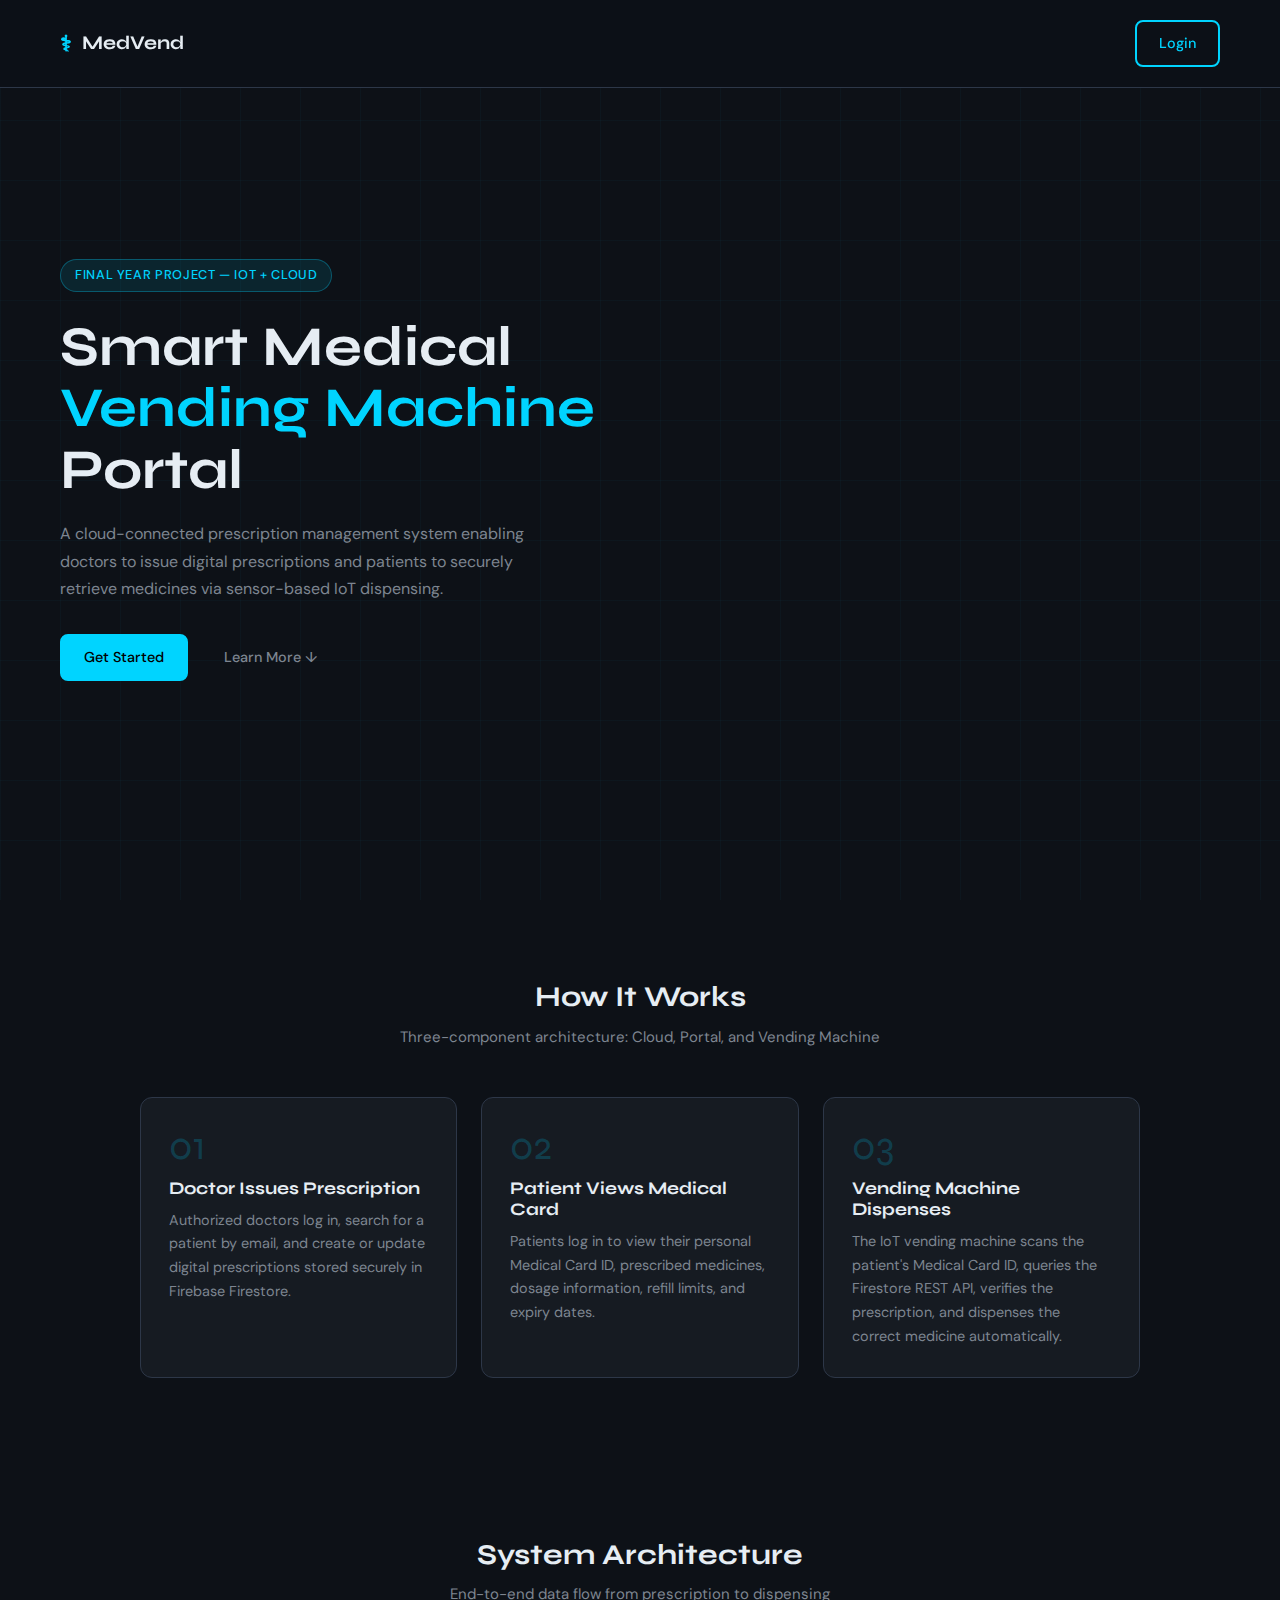
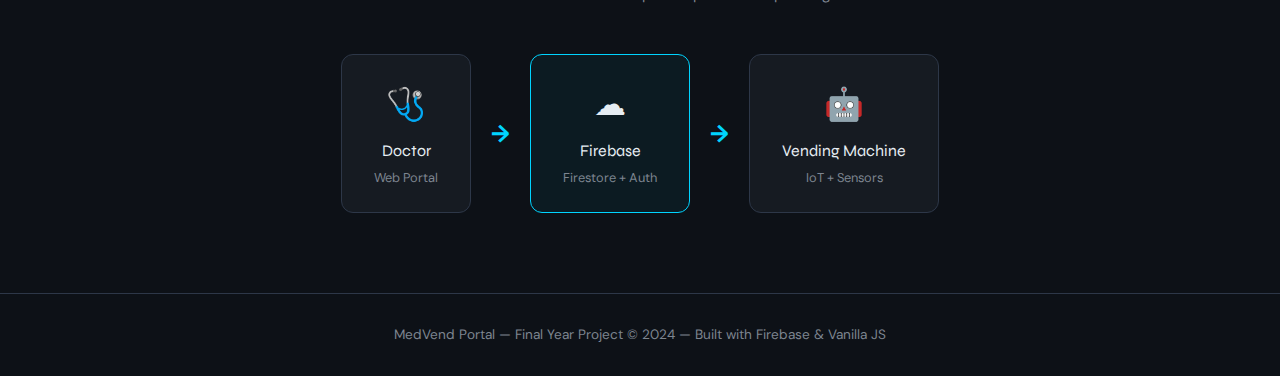
<file: index.html>
<!DOCTYPE html>
<html lang="en">
<head>
  <meta charset="UTF-8" />
  <meta name="viewport" content="width=device-width, initial-scale=1.0" />
  <title>MedVend Portal | Smart Medical Vending System</title>
  <link rel="stylesheet" href="style.css" />
  <!-- Google Fonts: Syne (display) + DM Sans (body) -->
  <link href="https://fonts.googleapis.com/css2?family=Syne:wght@700;800&family=DM+Sans:wght@300;400;500&display=swap" rel="stylesheet" />
</head>
<body class="landing-page">

  <!-- ============================================
       NAVIGATION BAR
  ============================================ -->
  <nav class="navbar">
    <div class="nav-brand">
      <!-- Logo icon + text -->
      <span class="logo-icon">⚕</span>
      <span class="logo-text">MedVend</span>
    </div>
    <a href="login.html" class="btn btn-outline">Login</a>
  </nav>

  <!-- ============================================
       HERO SECTION
  ============================================ -->
  <section class="hero">
    <!-- Decorative background grid -->
    <div class="grid-bg"></div>

    <div class="hero-content">
      <!-- Badge label -->
      <div class="badge">Final Year Project — IoT + Cloud</div>

      <h1 class="hero-title">
        Smart Medical<br />
        <span class="accent">Vending Machine</span><br />
        Portal
      </h1>

      <p class="hero-desc">
        A cloud-connected prescription management system enabling doctors to issue
        digital prescriptions and patients to securely retrieve medicines via
        sensor-based IoT dispensing.
      </p>

      <div class="hero-actions">
        <a href="login.html" class="btn btn-primary">Get Started</a>
        <a href="#features" class="btn btn-ghost">Learn More ↓</a>
      </div>
    </div>

    <!-- Floating stat cards on the right -->
    <div class="hero-visual">
      <div class="stat-card" style="--delay:0s">
        <div class="stat-icon">💊</div>
        <div class="stat-label">Prescriptions</div>
        <div class="stat-val">Digital</div>
      </div>
      <div class="stat-card" style="--delay:0.15s">
        <div class="stat-icon">🔐</div>
        <div class="stat-label">Authentication</div>
        <div class="stat-val">Firebase</div>
      </div>
      <div class="stat-card" style="--delay:0.3s">
        <div class="stat-icon">📡</div>
        <div class="stat-label">IoT Ready</div>
        <div class="stat-val">API Access</div>
      </div>
      <div class="stat-card" style="--delay:0.45s">
        <div class="stat-icon">🏥</div>
        <div class="stat-label">Role-Based</div>
        <div class="stat-val">Access Control</div>
      </div>
    </div>
  </section>

  <!-- ============================================
       FEATURES SECTION
  ============================================ -->
  <section id="features" class="features-section">
    <div class="section-header">
      <h2>How It Works</h2>
      <p>Three-component architecture: Cloud, Portal, and Vending Machine</p>
    </div>

    <div class="features-grid">
      <!-- Feature 1 -->
      <div class="feature-card">
        <div class="feature-num">01</div>
        <h3>Doctor Issues Prescription</h3>
        <p>
          Authorized doctors log in, search for a patient by email, and create
          or update digital prescriptions stored securely in Firebase Firestore.
        </p>
      </div>

      <!-- Feature 2 -->
      <div class="feature-card">
        <div class="feature-num">02</div>
        <h3>Patient Views Medical Card</h3>
        <p>
          Patients log in to view their personal Medical Card ID, prescribed
          medicines, dosage information, refill limits, and expiry dates.
        </p>
      </div>

      <!-- Feature 3 -->
      <div class="feature-card">
        <div class="feature-num">03</div>
        <h3>Vending Machine Dispenses</h3>
        <p>
          The IoT vending machine scans the patient's Medical Card ID, queries
          the Firestore REST API, verifies the prescription, and dispenses the
          correct medicine automatically.
        </p>
      </div>
    </div>
  </section>

  <!-- ============================================
       ARCHITECTURE SECTION
  ============================================ -->
  <section class="arch-section">
    <div class="section-header">
      <h2>System Architecture</h2>
      <p>End-to-end data flow from prescription to dispensing</p>
    </div>

    <div class="arch-flow">
      <div class="arch-node">
        <div class="arch-icon">🩺</div>
        <div class="arch-label">Doctor</div>
        <div class="arch-sub">Web Portal</div>
      </div>
      <div class="arch-arrow">→</div>
      <div class="arch-node highlight">
        <div class="arch-icon">☁</div>
        <div class="arch-label">Firebase</div>
        <div class="arch-sub">Firestore + Auth</div>
      </div>
      <div class="arch-arrow">→</div>
      <div class="arch-node">
        <div class="arch-icon">🤖</div>
        <div class="arch-label">Vending Machine</div>
        <div class="arch-sub">IoT + Sensors</div>
      </div>
    </div>
  </section>

  <!-- ============================================
       FOOTER
  ============================================ -->
  <footer class="footer">
    <p>
      MedVend Portal &mdash; Final Year Project &copy; 2024 &mdash;
      Built with Firebase &amp; Vanilla JS
    </p>
  </footer>

</body>
</html>
</file>
<file: style.css>
/* ================================================
   MedVend Portal — style.css
   Clean, professional medical-tech aesthetic
   Uses CSS custom properties for easy theming
   ================================================ */

/* -----------------------------------------------
   1. CSS VARIABLES (Design Tokens)
----------------------------------------------- */
:root {
  /* Colors */
  --clr-bg:        #0d1117;       /* Dark navy background */
  --clr-surface:   #161b22;       /* Card surfaces */
  --clr-surface2:  #1c2230;       /* Elevated surfaces */
  --clr-border:    #2d3748;       /* Subtle borders */
  --clr-accent:    #00d4ff;       /* Cyan accent — medical/tech feel */
  --clr-accent2:   #0099cc;       /* Darker cyan for hover */
  --clr-green:     #00e676;       /* Success green */
  --clr-red:       #ff5252;       /* Error red */
  --clr-yellow:    #ffd740;       /* Warning yellow */
  --clr-text:      #e6edf3;       /* Primary text */
  --clr-muted:     #7d8590;       /* Secondary text */
  --clr-doctor:    #7c3aed;       /* Purple for doctor theme */

  /* Fonts */
  --font-display:  'Syne', sans-serif;
  --font-body:     'DM Sans', sans-serif;

  /* Spacing */
  --radius:        12px;
  --radius-sm:     8px;
  --shadow:        0 4px 24px rgba(0, 212, 255, 0.08);
  --shadow-hover:  0 8px 32px rgba(0, 212, 255, 0.16);

  /* Layout */
  --sidebar-w:     240px;
}

/* -----------------------------------------------
   2. RESET & BASE STYLES
----------------------------------------------- */
*, *::before, *::after {
  box-sizing: border-box;
  margin: 0;
  padding: 0;
}

html {
  scroll-behavior: smooth;
}

body {
  font-family: var(--font-body);
  background: var(--clr-bg);
  color: var(--clr-text);
  line-height: 1.6;
  min-height: 100vh;
  font-size: 15px;
}

a {
  color: var(--clr-accent);
  text-decoration: none;
}

a:hover {
  text-decoration: underline;
}

/* -----------------------------------------------
   3. TYPOGRAPHY
----------------------------------------------- */
h1, h2, h3 {
  font-family: var(--font-display);
  line-height: 1.2;
}

h1 { font-size: clamp(1.8rem, 4vw, 2.8rem); }
h2 { font-size: clamp(1.3rem, 3vw, 1.8rem); }
h3 { font-size: 1.1rem; }

.accent {
  color: var(--clr-accent);
}

.mono {
  font-family: 'Courier New', monospace;
  font-size: 0.9em;
  letter-spacing: 0.05em;
}

.small {
  font-size: 0.8em;
}

/* -----------------------------------------------
   4. BUTTON STYLES
----------------------------------------------- */
.btn {
  display: inline-flex;
  align-items: center;
  justify-content: center;
  gap: 8px;
  padding: 10px 22px;
  border-radius: var(--radius-sm);
  font-family: var(--font-body);
  font-size: 0.9rem;
  font-weight: 500;
  cursor: pointer;
  border: 2px solid transparent;
  transition: all 0.2s ease;
  white-space: nowrap;
}

/* Primary: filled cyan button */
.btn-primary {
  background: var(--clr-accent);
  color: #000;
  border-color: var(--clr-accent);
}
.btn-primary:hover {
  background: var(--clr-accent2);
  border-color: var(--clr-accent2);
  box-shadow: 0 0 20px rgba(0, 212, 255, 0.3);
  text-decoration: none;
}

/* Outline: border-only button */
.btn-outline {
  background: transparent;
  color: var(--clr-accent);
  border-color: var(--clr-accent);
}
.btn-outline:hover {
  background: rgba(0, 212, 255, 0.1);
  text-decoration: none;
}

/* Ghost: text-only button */
.btn-ghost {
  background: transparent;
  color: var(--clr-muted);
  border-color: transparent;
}
.btn-ghost:hover {
  color: var(--clr-text);
  text-decoration: none;
}

/* Full width button */
.btn-full {
  width: 100%;
}

/* -----------------------------------------------
   5. FORM ELEMENTS
----------------------------------------------- */
.form-group {
  display: flex;
  flex-direction: column;
  gap: 6px;
  margin-bottom: 18px;
}

.form-group label {
  font-size: 0.85rem;
  font-weight: 500;
  color: var(--clr-muted);
  text-transform: uppercase;
  letter-spacing: 0.05em;
}

.form-group input,
.form-group select,
.form-group textarea {
  background: var(--clr-surface2);
  border: 1.5px solid var(--clr-border);
  border-radius: var(--radius-sm);
  color: var(--clr-text);
  padding: 10px 14px;
  font-family: var(--font-body);
  font-size: 0.95rem;
  transition: border-color 0.2s;
  outline: none;
}

.form-group input:focus,
.form-group select:focus,
.form-group textarea:focus {
  border-color: var(--clr-accent);
  box-shadow: 0 0 0 3px rgba(0, 212, 255, 0.1);
}

/* Read-only input styling */
.readonly-input {
  opacity: 0.7;
  cursor: not-allowed;
}

.hint {
  font-size: 0.78rem;
  color: var(--clr-muted);
}

.optional {
  font-size: 0.75rem;
  font-weight: 300;
  color: var(--clr-muted);
  text-transform: none;
  letter-spacing: 0;
}

/* -----------------------------------------------
   6. ALERTS & MESSAGES
----------------------------------------------- */
.error-msg {
  background: rgba(255, 82, 82, 0.1);
  border: 1px solid rgba(255, 82, 82, 0.3);
  color: var(--clr-red);
  padding: 10px 14px;
  border-radius: var(--radius-sm);
  font-size: 0.88rem;
  margin-bottom: 16px;
}

.success-msg {
  background: rgba(0, 230, 118, 0.1);
  border: 1px solid rgba(0, 230, 118, 0.3);
  color: var(--clr-green);
  padding: 10px 14px;
  border-radius: var(--radius-sm);
  font-size: 0.88rem;
  margin-bottom: 16px;
}

/* -----------------------------------------------
   7. LANDING PAGE STYLES
----------------------------------------------- */

/* Navbar */
.navbar {
  display: flex;
  align-items: center;
  justify-content: space-between;
  padding: 20px 60px;
  position: fixed;
  top: 0;
  left: 0;
  right: 0;
  z-index: 100;
  background: rgba(13, 17, 23, 0.85);
  backdrop-filter: blur(12px);
  border-bottom: 1px solid var(--clr-border);
}

.nav-brand {
  display: flex;
  align-items: center;
  gap: 10px;
  font-family: var(--font-display);
  font-size: 1.2rem;
  font-weight: 700;
}

.logo-icon {
  font-size: 1.4rem;
  color: var(--clr-accent);
}

.logo-text {
  color: var(--clr-text);
}

/* Hero Section */
.hero {
  min-height: 100vh;
  display: flex;
  align-items: center;
  padding: 100px 60px 60px;
  gap: 60px;
  position: relative;
  overflow: hidden;
}

/* Decorative background grid lines */
.grid-bg {
  position: absolute;
  inset: 0;
  background-image:
    linear-gradient(rgba(0, 212, 255, 0.03) 1px, transparent 1px),
    linear-gradient(90deg, rgba(0, 212, 255, 0.03) 1px, transparent 1px);
  background-size: 60px 60px;
  pointer-events: none;
}

.hero-content {
  flex: 1;
  max-width: 560px;
  position: relative;
}

.badge {
  display: inline-block;
  background: rgba(0, 212, 255, 0.1);
  border: 1px solid rgba(0, 212, 255, 0.3);
  color: var(--clr-accent);
  padding: 5px 14px;
  border-radius: 50px;
  font-size: 0.8rem;
  font-weight: 500;
  letter-spacing: 0.05em;
  margin-bottom: 24px;
  text-transform: uppercase;
}

.hero-title {
  font-size: clamp(2.2rem, 5vw, 3.5rem);
  line-height: 1.1;
  margin-bottom: 20px;
}

.hero-desc {
  color: var(--clr-muted);
  font-size: 1rem;
  line-height: 1.7;
  margin-bottom: 32px;
  max-width: 480px;
}

.hero-actions {
  display: flex;
  gap: 12px;
  flex-wrap: wrap;
}

/* Floating stat cards */
.hero-visual {
  flex: 1;
  display: grid;
  grid-template-columns: 1fr 1fr;
  gap: 16px;
  max-width: 400px;
  position: relative;
}

.stat-card {
  background: var(--clr-surface);
  border: 1px solid var(--clr-border);
  border-radius: var(--radius);
  padding: 20px;
  display: flex;
  flex-direction: column;
  gap: 8px;
  transition: transform 0.3s ease, box-shadow 0.3s ease;
  animation: floatUp 0.6s ease forwards;
  animation-delay: var(--delay, 0s);
  opacity: 0;
  transform: translateY(20px);
}

.stat-card:hover {
  transform: translateY(-4px);
  box-shadow: var(--shadow-hover);
  border-color: rgba(0, 212, 255, 0.3);
}

@keyframes floatUp {
  to {
    opacity: 1;
    transform: translateY(0);
  }
}

.stat-icon { font-size: 1.6rem; }
.stat-label { font-size: 0.75rem; color: var(--clr-muted); text-transform: uppercase; letter-spacing: 0.05em; }
.stat-val   { font-family: var(--font-display); font-size: 0.95rem; color: var(--clr-accent); }

/* Features Section */
.features-section,
.arch-section {
  padding: 80px 60px;
}

.section-header {
  text-align: center;
  margin-bottom: 48px;
}

.section-header h2 {
  margin-bottom: 10px;
}

.section-header p {
  color: var(--clr-muted);
}

.features-grid {
  display: grid;
  grid-template-columns: repeat(auto-fit, minmax(280px, 1fr));
  gap: 24px;
  max-width: 1000px;
  margin: 0 auto;
}

.feature-card {
  background: var(--clr-surface);
  border: 1px solid var(--clr-border);
  border-radius: var(--radius);
  padding: 28px;
  transition: border-color 0.2s, box-shadow 0.2s;
}

.feature-card:hover {
  border-color: rgba(0, 212, 255, 0.3);
  box-shadow: var(--shadow);
}

.feature-num {
  font-family: var(--font-display);
  font-size: 2.5rem;
  color: rgba(0, 212, 255, 0.2);
  margin-bottom: 12px;
  line-height: 1;
}

.feature-card h3 { margin-bottom: 10px; }
.feature-card p  { color: var(--clr-muted); font-size: 0.9rem; line-height: 1.65; }

/* Architecture Flow */
.arch-flow {
  display: flex;
  align-items: center;
  justify-content: center;
  gap: 20px;
  flex-wrap: wrap;
  max-width: 800px;
  margin: 0 auto;
}

.arch-node {
  background: var(--clr-surface);
  border: 1px solid var(--clr-border);
  border-radius: var(--radius);
  padding: 24px 32px;
  text-align: center;
  transition: border-color 0.2s;
}

.arch-node.highlight {
  border-color: var(--clr-accent);
  background: rgba(0, 212, 255, 0.05);
}

.arch-icon  { font-size: 2rem; margin-bottom: 8px; }
.arch-label { font-family: var(--font-display); font-size: 1rem; }
.arch-sub   { font-size: 0.8rem; color: var(--clr-muted); margin-top: 4px; }
.arch-arrow { font-size: 1.5rem; color: var(--clr-accent); font-weight: bold; }

/* Footer */
.footer {
  text-align: center;
  padding: 30px;
  border-top: 1px solid var(--clr-border);
  color: var(--clr-muted);
  font-size: 0.85rem;
}

/* -----------------------------------------------
   8. AUTH PAGE (login.html)
----------------------------------------------- */
.auth-page {
  display: flex;
  align-items: center;
  justify-content: center;
  min-height: 100vh;
  padding: 20px;
  position: relative;
}

/* Subtle background pattern for auth page */
.auth-page::before {
  content: '';
  position: fixed;
  inset: 0;
  background-image:
    linear-gradient(rgba(0, 212, 255, 0.02) 1px, transparent 1px),
    linear-gradient(90deg, rgba(0, 212, 255, 0.02) 1px, transparent 1px);
  background-size: 40px 40px;
  pointer-events: none;
}

.back-link {
  position: fixed;
  top: 20px;
  left: 24px;
  color: var(--clr-muted);
  font-size: 0.9rem;
  z-index: 10;
  transition: color 0.2s;
}

.back-link:hover {
  color: var(--clr-accent);
  text-decoration: none;
}

.auth-container {
  width: 100%;
  max-width: 420px;
  position: relative;
}

.auth-card {
  background: var(--clr-surface);
  border: 1px solid var(--clr-border);
  border-radius: var(--radius);
  padding: 40px;
  box-shadow: var(--shadow);
}

.auth-header {
  text-align: center;
  margin-bottom: 32px;
}

.auth-logo {
  font-size: 2.5rem;
  color: var(--clr-accent);
  margin-bottom: 12px;
}

.auth-header h2 {
  font-size: 1.4rem;
  margin-bottom: 6px;
}

.auth-header p {
  color: var(--clr-muted);
  font-size: 0.9rem;
}

.auth-form {
  display: flex;
  flex-direction: column;
}

/* Info note at bottom of auth card */
.auth-note {
  margin-top: 20px;
  background: rgba(0, 212, 255, 0.05);
  border: 1px solid rgba(0, 212, 255, 0.15);
  border-radius: var(--radius-sm);
  padding: 12px;
}

.auth-note p {
  font-size: 0.8rem;
  color: var(--clr-muted);
  line-height: 1.5;
}

/* -----------------------------------------------
   9. DASHBOARD LAYOUT (sidebar + main)
----------------------------------------------- */
.dashboard-page {
  display: flex;
  min-height: 100vh;
}

/* Sidebar */
.sidebar {
  width: var(--sidebar-w);
  min-height: 100vh;
  background: var(--clr-surface);
  border-right: 1px solid var(--clr-border);
  display: flex;
  flex-direction: column;
  padding: 24px 0;
  position: fixed;
  top: 0;
  left: 0;
  z-index: 50;
}

.doctor-sidebar {
  border-right-color: rgba(124, 58, 237, 0.3);
}

.sidebar-logo {
  display: flex;
  align-items: center;
  gap: 10px;
  padding: 0 20px 24px;
  border-bottom: 1px solid var(--clr-border);
  margin-bottom: 16px;
  font-family: var(--font-display);
  font-size: 1.1rem;
  font-weight: 700;
}

.sidebar-nav {
  display: flex;
  flex-direction: column;
  gap: 4px;
  padding: 0 12px;
  flex: 1;
}

.nav-item {
  display: flex;
  align-items: center;
  gap: 10px;
  padding: 10px 14px;
  border-radius: var(--radius-sm);
  color: var(--clr-muted);
  font-size: 0.9rem;
  transition: all 0.15s;
  text-decoration: none;
}

.nav-item:hover {
  background: rgba(255,255,255,0.05);
  color: var(--clr-text);
  text-decoration: none;
}

.nav-item.active {
  background: rgba(0, 212, 255, 0.1);
  color: var(--clr-accent);
}

.doctor-theme .nav-item.active {
  background: rgba(124, 58, 237, 0.1);
  color: #a78bfa;
}

.nav-icon { font-size: 1rem; }

/* Role badge at bottom of sidebar */
.sidebar-role {
  padding: 16px 20px 0;
  border-top: 1px solid var(--clr-border);
  margin-top: auto;
}

.role-badge {
  display: inline-block;
  padding: 4px 12px;
  border-radius: 50px;
  font-size: 0.75rem;
  font-weight: 500;
  letter-spacing: 0.05em;
  text-transform: uppercase;
}

.role-badge.patient {
  background: rgba(0, 212, 255, 0.1);
  color: var(--clr-accent);
  border: 1px solid rgba(0, 212, 255, 0.3);
}

.role-badge.doctor {
  background: rgba(124, 58, 237, 0.1);
  color: #a78bfa;
  border: 1px solid rgba(124, 58, 237, 0.3);
}

/* Main Content Area */
.main-content {
  margin-left: var(--sidebar-w);
  flex: 1;
  padding: 0;
  min-height: 100vh;
  display: flex;
  flex-direction: column;
}

/* Top Bar */
.topbar {
  display: flex;
  align-items: center;
  justify-content: space-between;
  padding: 20px 32px;
  border-bottom: 1px solid var(--clr-border);
  background: var(--clr-surface);
  position: sticky;
  top: 0;
  z-index: 40;
  flex-wrap: wrap;
  gap: 12px;
}

.topbar-title h1 {
  font-size: 1.3rem;
  line-height: 1.2;
}

.topbar-title p {
  color: var(--clr-muted);
  font-size: 0.85rem;
  margin-top: 2px;
}

.topbar-actions {
  display: flex;
  align-items: center;
  gap: 16px;
}

.user-greeting {
  font-size: 0.9rem;
  color: var(--clr-muted);
}

/* Sections inside main */
.section {
  padding: 32px;
  border-bottom: 1px solid var(--clr-border);
}

.section-title {
  font-size: 1.15rem;
  margin-bottom: 6px;
}

.section-sub {
  color: var(--clr-muted);
  font-size: 0.88rem;
  margin-bottom: 20px;
  line-height: 1.55;
}

/* -----------------------------------------------
   10. PATIENT MEDICAL CARD
----------------------------------------------- */
.medical-card {
  background: linear-gradient(135deg, #0d1a2e 0%, #112240 50%, #0d1a2e 100%);
  border: 1px solid rgba(0, 212, 255, 0.2);
  border-radius: 16px;
  overflow: hidden;
  max-width: 680px;
  box-shadow: 0 8px 40px rgba(0, 212, 255, 0.1);
}

.card-header-strip {
  background: linear-gradient(90deg, rgba(0, 212, 255, 0.15), rgba(0, 212, 255, 0.05));
  display: flex;
  align-items: center;
  justify-content: space-between;
  padding: 14px 24px;
  border-bottom: 1px solid rgba(0, 212, 255, 0.15);
}

.card-logo {
  font-family: var(--font-display);
  color: var(--clr-accent);
  font-size: 1rem;
}

.card-type {
  font-size: 0.75rem;
  color: var(--clr-muted);
  letter-spacing: 0.08em;
  text-transform: uppercase;
}

.card-body {
  padding: 24px;
  display: flex;
  flex-direction: column;
  gap: 16px;
}

.card-info-row {
  display: grid;
  grid-template-columns: 1fr 1fr;
  gap: 20px;
}

.card-field {
  display: flex;
  flex-direction: column;
  gap: 4px;
}

.field-label {
  font-size: 0.72rem;
  color: var(--clr-muted);
  text-transform: uppercase;
  letter-spacing: 0.08em;
}

.field-value {
  font-size: 0.95rem;
  color: var(--clr-text);
  font-weight: 500;
}

/* Prescription Details */
.prescription-section {
  padding: 20px 24px;
  border-top: 1px solid rgba(0, 212, 255, 0.1);
}

.prescrip-title {
  font-size: 1rem;
  margin-bottom: 10px;
}

.read-only-note {
  display: inline-block;
  background: rgba(255, 215, 64, 0.1);
  border: 1px solid rgba(255, 215, 64, 0.25);
  color: var(--clr-yellow);
  padding: 4px 12px;
  border-radius: 50px;
  font-size: 0.75rem;
  margin-bottom: 16px;
}

.prescrip-grid {
  display: grid;
  grid-template-columns: repeat(auto-fit, minmax(150px, 1fr));
  gap: 16px;
}

.prescrip-field {
  background: rgba(255,255,255,0.03);
  border: 1px solid var(--clr-border);
  border-radius: var(--radius-sm);
  padding: 12px;
}

.prescrip-label {
  font-size: 0.72rem;
  color: var(--clr-muted);
  text-transform: uppercase;
  letter-spacing: 0.06em;
  margin-bottom: 6px;
}

.prescrip-value {
  font-size: 0.95rem;
  font-weight: 500;
  color: var(--clr-accent);
}

.card-footer-note {
  padding: 14px 24px;
  background: rgba(0, 212, 255, 0.04);
  border-top: 1px solid rgba(0, 212, 255, 0.1);
  font-size: 0.82rem;
  color: var(--clr-muted);
  line-height: 1.5;
}

/* -----------------------------------------------
   11. LOADING & EMPTY STATES
----------------------------------------------- */
.loading-state {
  display: flex;
  flex-direction: column;
  align-items: center;
  gap: 12px;
  padding: 40px;
  color: var(--clr-muted);
}

.spinner {
  width: 32px;
  height: 32px;
  border: 3px solid var(--clr-border);
  border-top-color: var(--clr-accent);
  border-radius: 50%;
  animation: spin 0.8s linear infinite;
}

@keyframes spin {
  to { transform: rotate(360deg); }
}

.empty-state {
  text-align: center;
  padding: 48px 24px;
}

.empty-icon { font-size: 3rem; margin-bottom: 16px; }
.empty-state h3 { margin-bottom: 8px; }
.empty-state p { color: var(--clr-muted); font-size: 0.9rem; }

/* -----------------------------------------------
   12. INFO STEPS (used on both dashboards)
----------------------------------------------- */
.info-steps {
  display: flex;
  flex-direction: column;
  gap: 12px;
  max-width: 600px;
}

.info-step {
  display: flex;
  align-items: flex-start;
  gap: 16px;
  background: var(--clr-surface);
  border: 1px solid var(--clr-border);
  border-radius: var(--radius-sm);
  padding: 14px 18px;
}

.step-num {
  background: var(--clr-accent);
  color: #000;
  width: 26px;
  height: 26px;
  border-radius: 50%;
  display: flex;
  align-items: center;
  justify-content: center;
  font-weight: 700;
  font-size: 0.8rem;
  flex-shrink: 0;
}

.doctor-theme .step-num {
  background: #a78bfa;
}

.step-text {
  font-size: 0.9rem;
  color: var(--clr-muted);
  line-height: 1.5;
  padding-top: 2px;
}

/* -----------------------------------------------
   13. DOCTOR DASHBOARD SPECIFIC
----------------------------------------------- */
.search-bar {
  display: flex;
  gap: 12px;
  margin-bottom: 20px;
  flex-wrap: wrap;
}

.search-input {
  flex: 1;
  min-width: 240px;
  background: var(--clr-surface2);
  border: 1.5px solid var(--clr-border);
  border-radius: var(--radius-sm);
  color: var(--clr-text);
  padding: 10px 14px;
  font-family: var(--font-body);
  font-size: 0.95rem;
  outline: none;
  transition: border-color 0.2s;
}

.search-input:focus {
  border-color: #a78bfa;
  box-shadow: 0 0 0 3px rgba(124, 58, 237, 0.1);
}

/* Patient found card */
.patient-found-card {
  background: rgba(0, 230, 118, 0.05);
  border: 1px solid rgba(0, 230, 118, 0.2);
  border-radius: var(--radius);
  padding: 20px;
  margin-bottom: 8px;
}

.patient-badge {
  color: var(--clr-green);
  font-size: 0.85rem;
  font-weight: 500;
  margin-bottom: 14px;
}

.patient-details-grid {
  display: grid;
  grid-template-columns: repeat(auto-fit, minmax(200px, 1fr));
  gap: 12px;
}

.detail-label {
  font-size: 0.8rem;
  color: var(--clr-muted);
  margin-right: 6px;
}

.detail-value {
  font-size: 0.9rem;
  font-weight: 500;
}

/* Prescription form */
.prescrip-form {
  max-width: 560px;
  background: var(--clr-surface);
  border: 1px solid var(--clr-border);
  border-radius: var(--radius);
  padding: 28px;
}

/* Doctor theme accent overrides */
.doctor-theme .btn-primary {
  background: #7c3aed;
  border-color: #7c3aed;
  color: #fff;
}
.doctor-theme .btn-primary:hover {
  background: #6d28d9;
  border-color: #6d28d9;
  box-shadow: 0 0 20px rgba(124, 58, 237, 0.3);
}

.doctor-theme .nav-item.active {
  background: rgba(124, 58, 237, 0.1);
  color: #a78bfa;
}

/* -----------------------------------------------
   14. RESPONSIVE DESIGN
----------------------------------------------- */
@media (max-width: 768px) {

  /* Landing page */
  .navbar { padding: 16px 20px; }
  .hero {
    flex-direction: column;
    padding: 90px 20px 40px;
    gap: 40px;
  }
  .hero-visual {
    max-width: 100%;
    width: 100%;
  }
  .features-section,
  .arch-section { padding: 60px 20px; }
  .arch-flow { flex-direction: column; }
  .arch-arrow { transform: rotate(90deg); }

  /* Auth page */
  .auth-card { padding: 28px 20px; }

  /* Dashboard layout - sidebar becomes top bar on mobile */
  .sidebar {
    width: 100%;
    min-height: auto;
    position: relative;
    flex-direction: row;
    padding: 12px;
    align-items: center;
    flex-wrap: wrap;
    gap: 8px;
  }

  .sidebar-logo { padding: 0 12px; border-bottom: none; margin-bottom: 0; }
  .sidebar-nav  { flex-direction: row; padding: 0; flex: unset; }
  .sidebar-role { padding: 0; border-top: none; margin-top: 0; }

  .main-content {
    margin-left: 0;
  }

  .topbar { padding: 16px 20px; }
  .section { padding: 24px 20px; }

  /* Medical card responsive */
  .card-info-row { grid-template-columns: 1fr; }
  .prescrip-grid { grid-template-columns: 1fr 1fr; }

  /* Search bar */
  .search-bar { flex-direction: column; }
  .search-input { min-width: 100%; }
}

@media (max-width: 480px) {
  .prescrip-grid { grid-template-columns: 1fr; }
  .patient-details-grid { grid-template-columns: 1fr; }
  .card-info-row { grid-template-columns: 1fr; }
}
</file>
